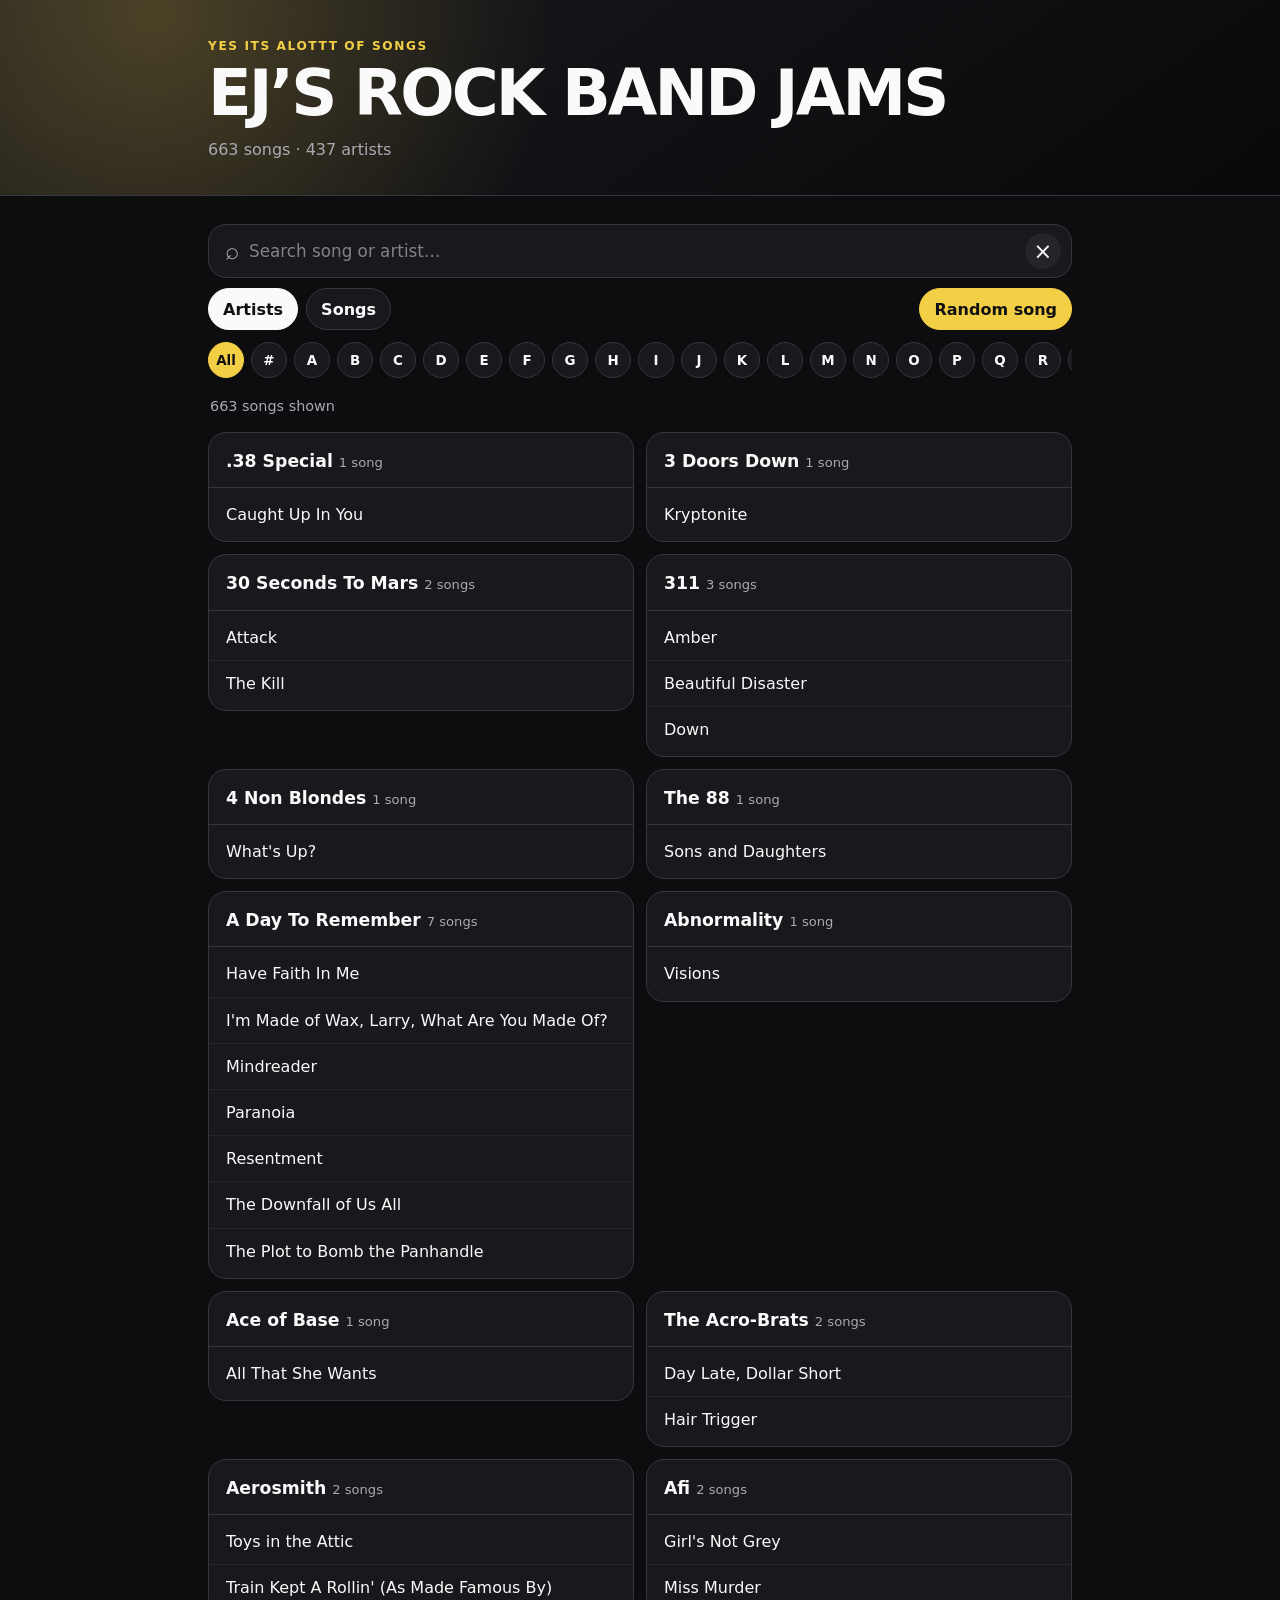
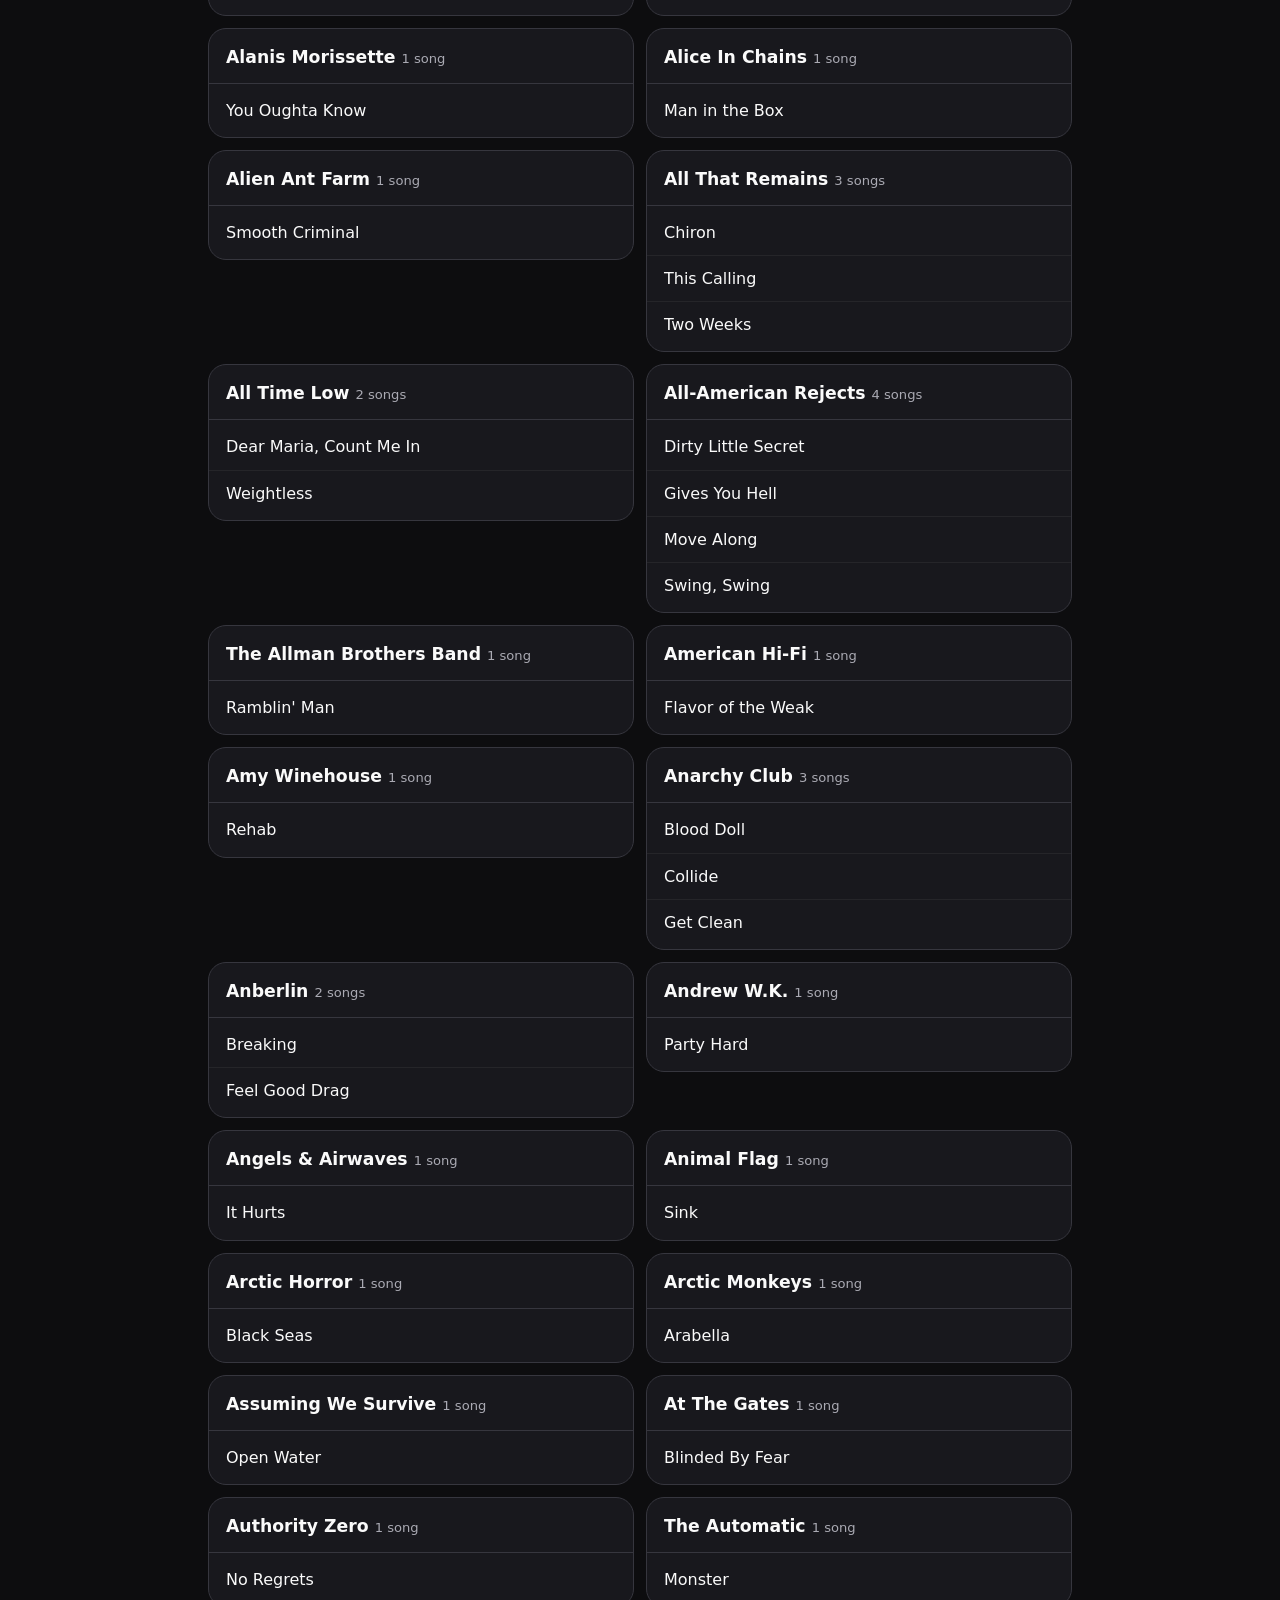
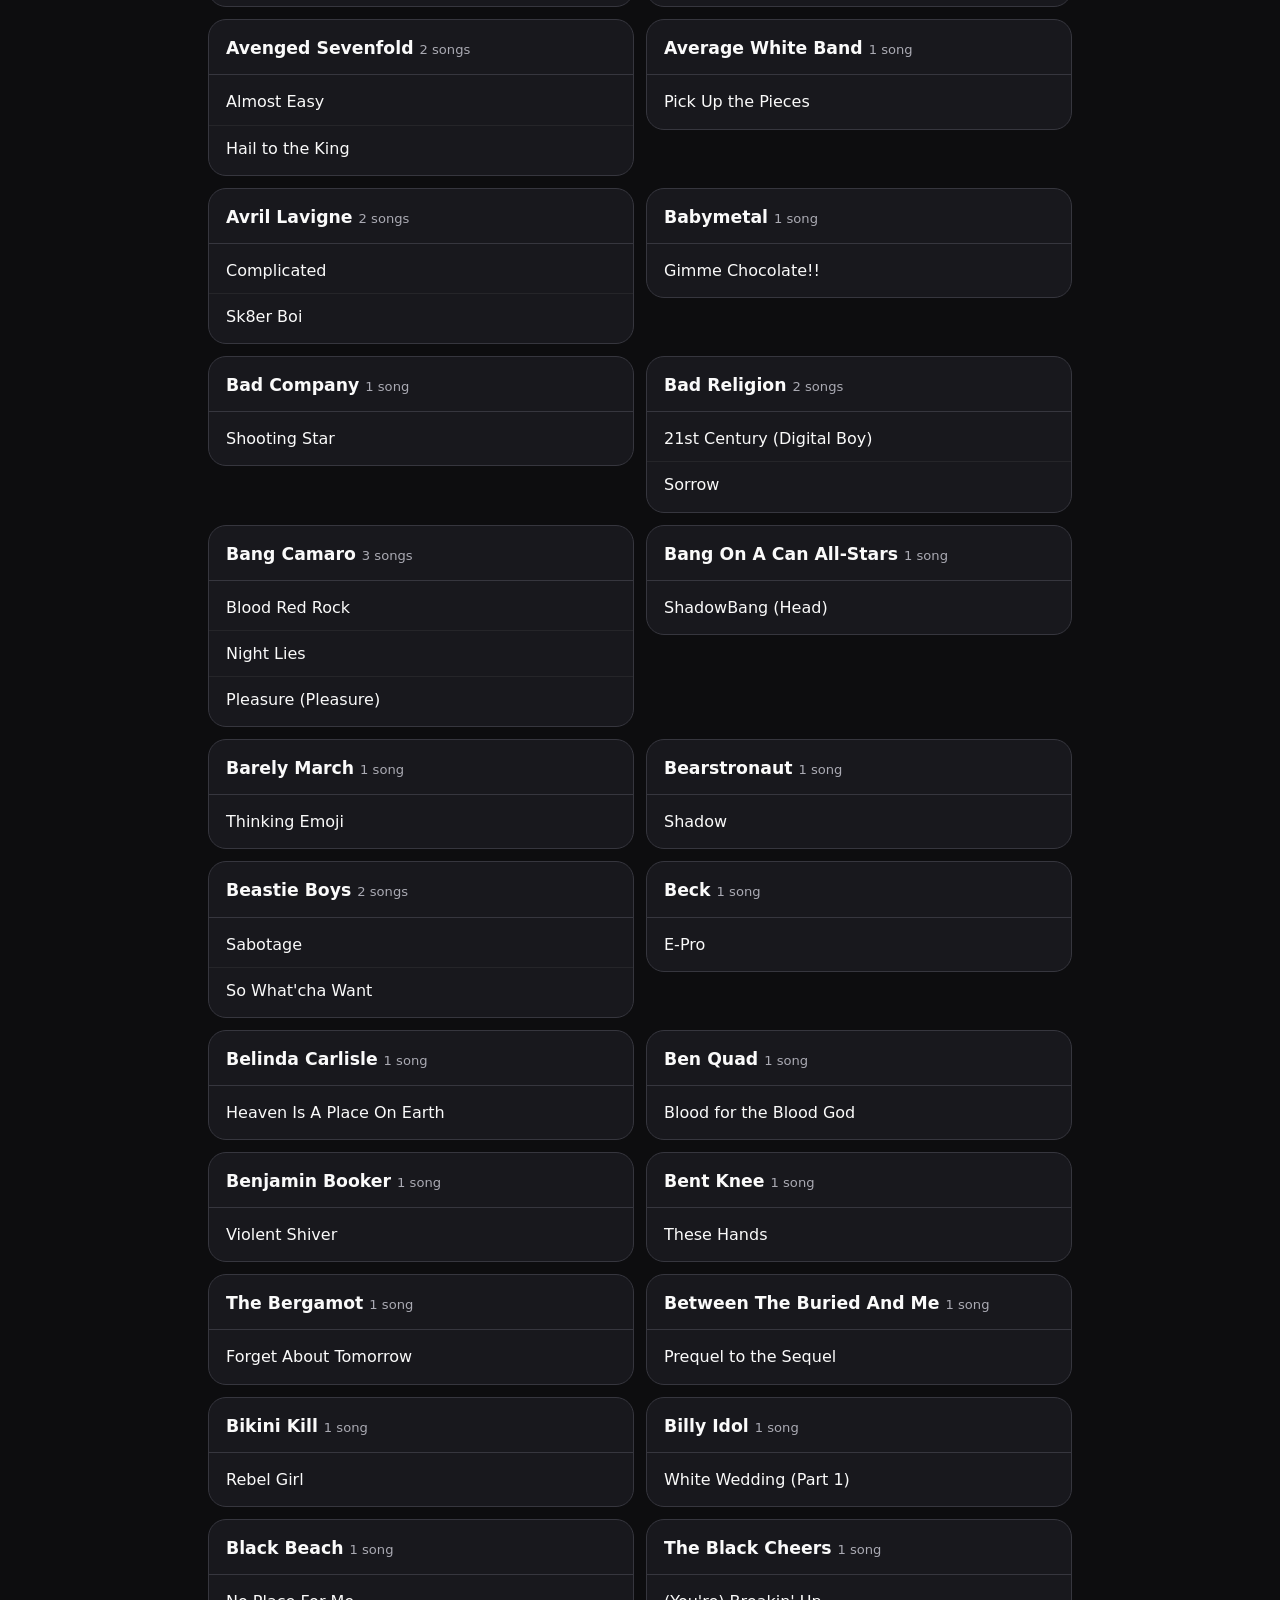
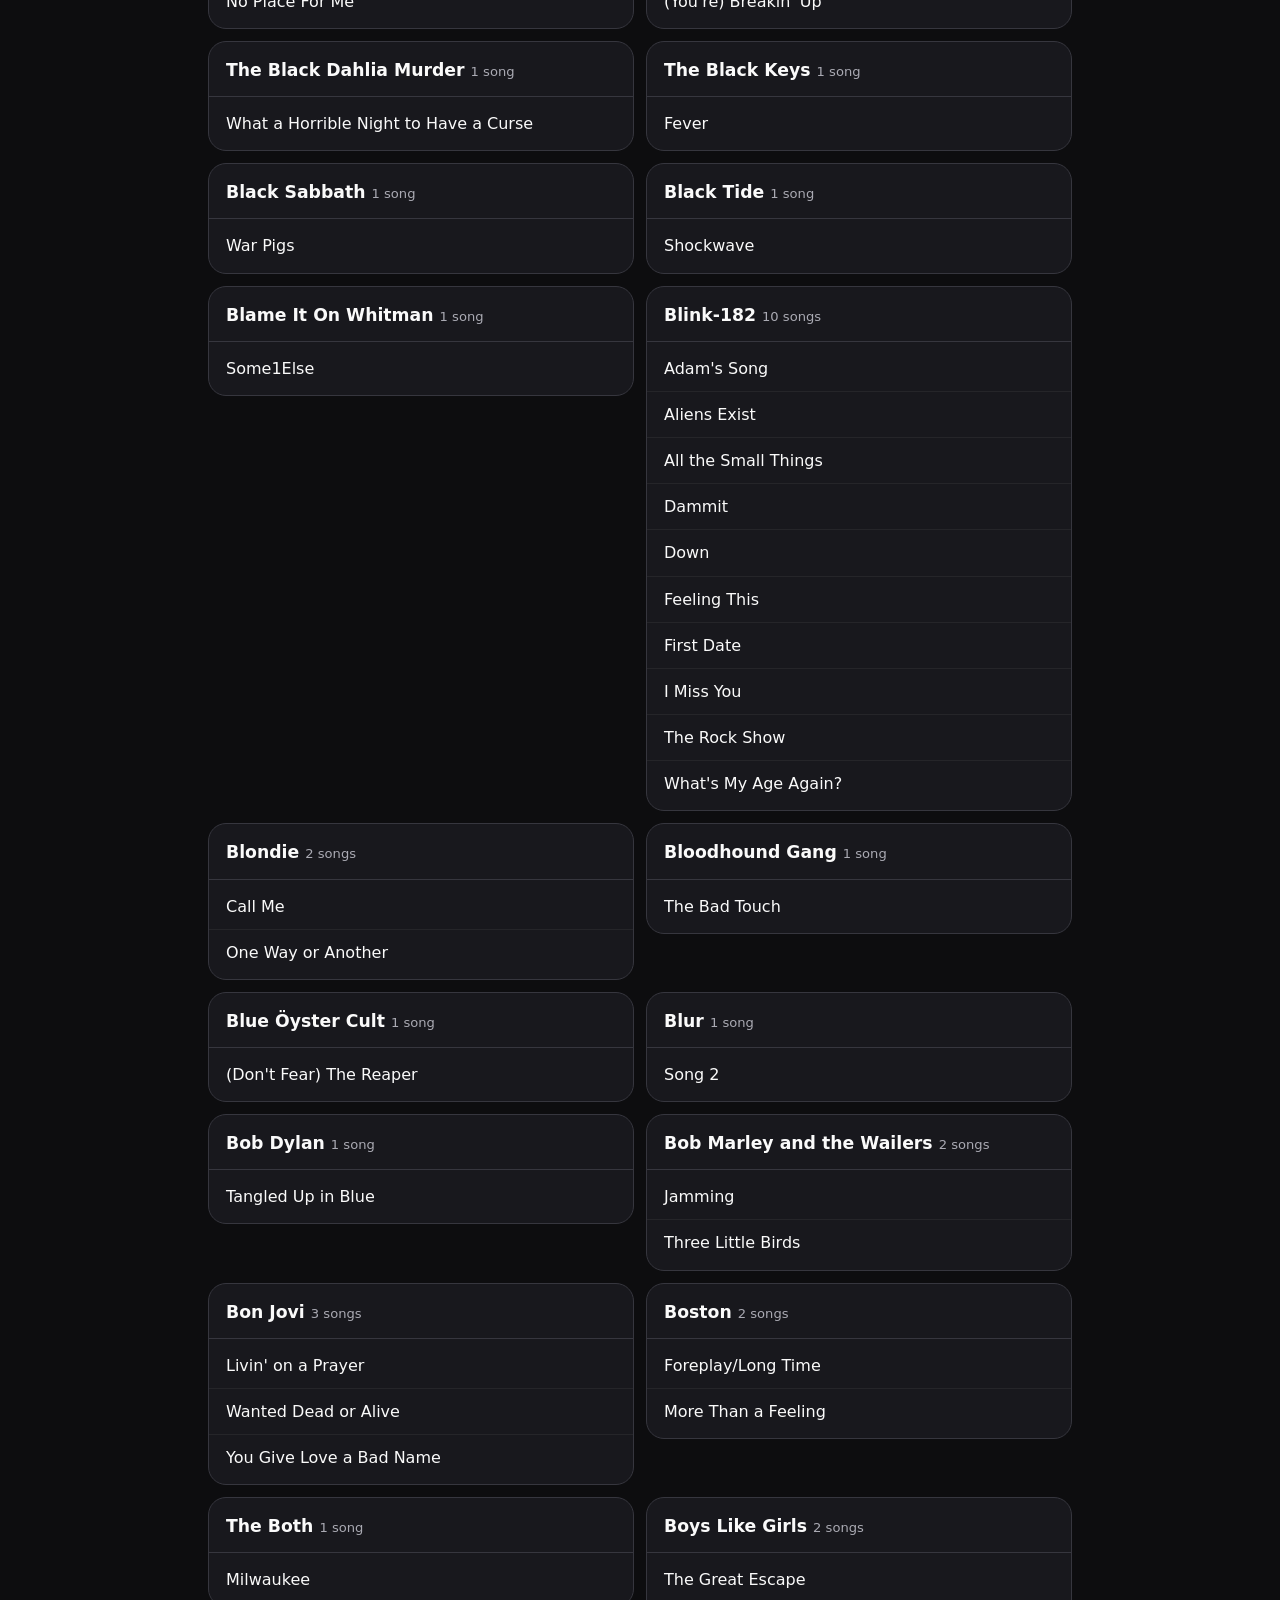
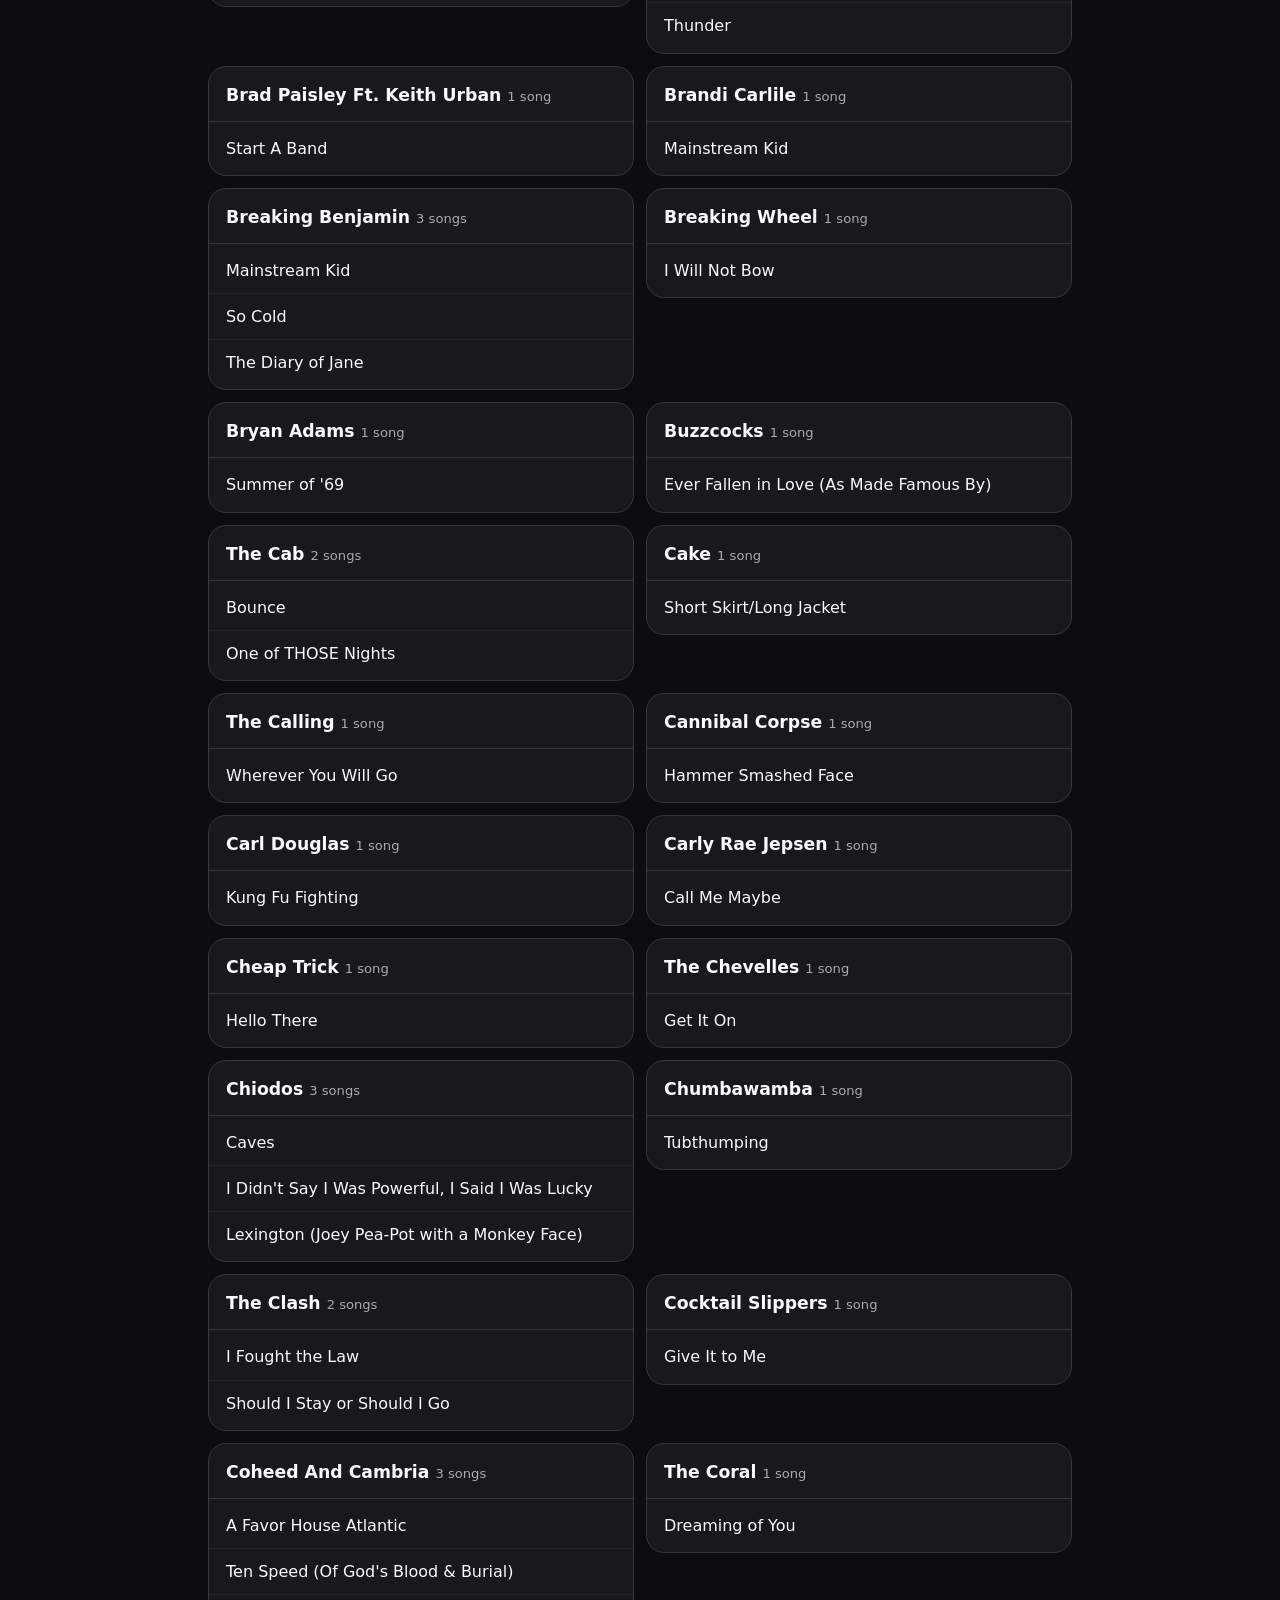
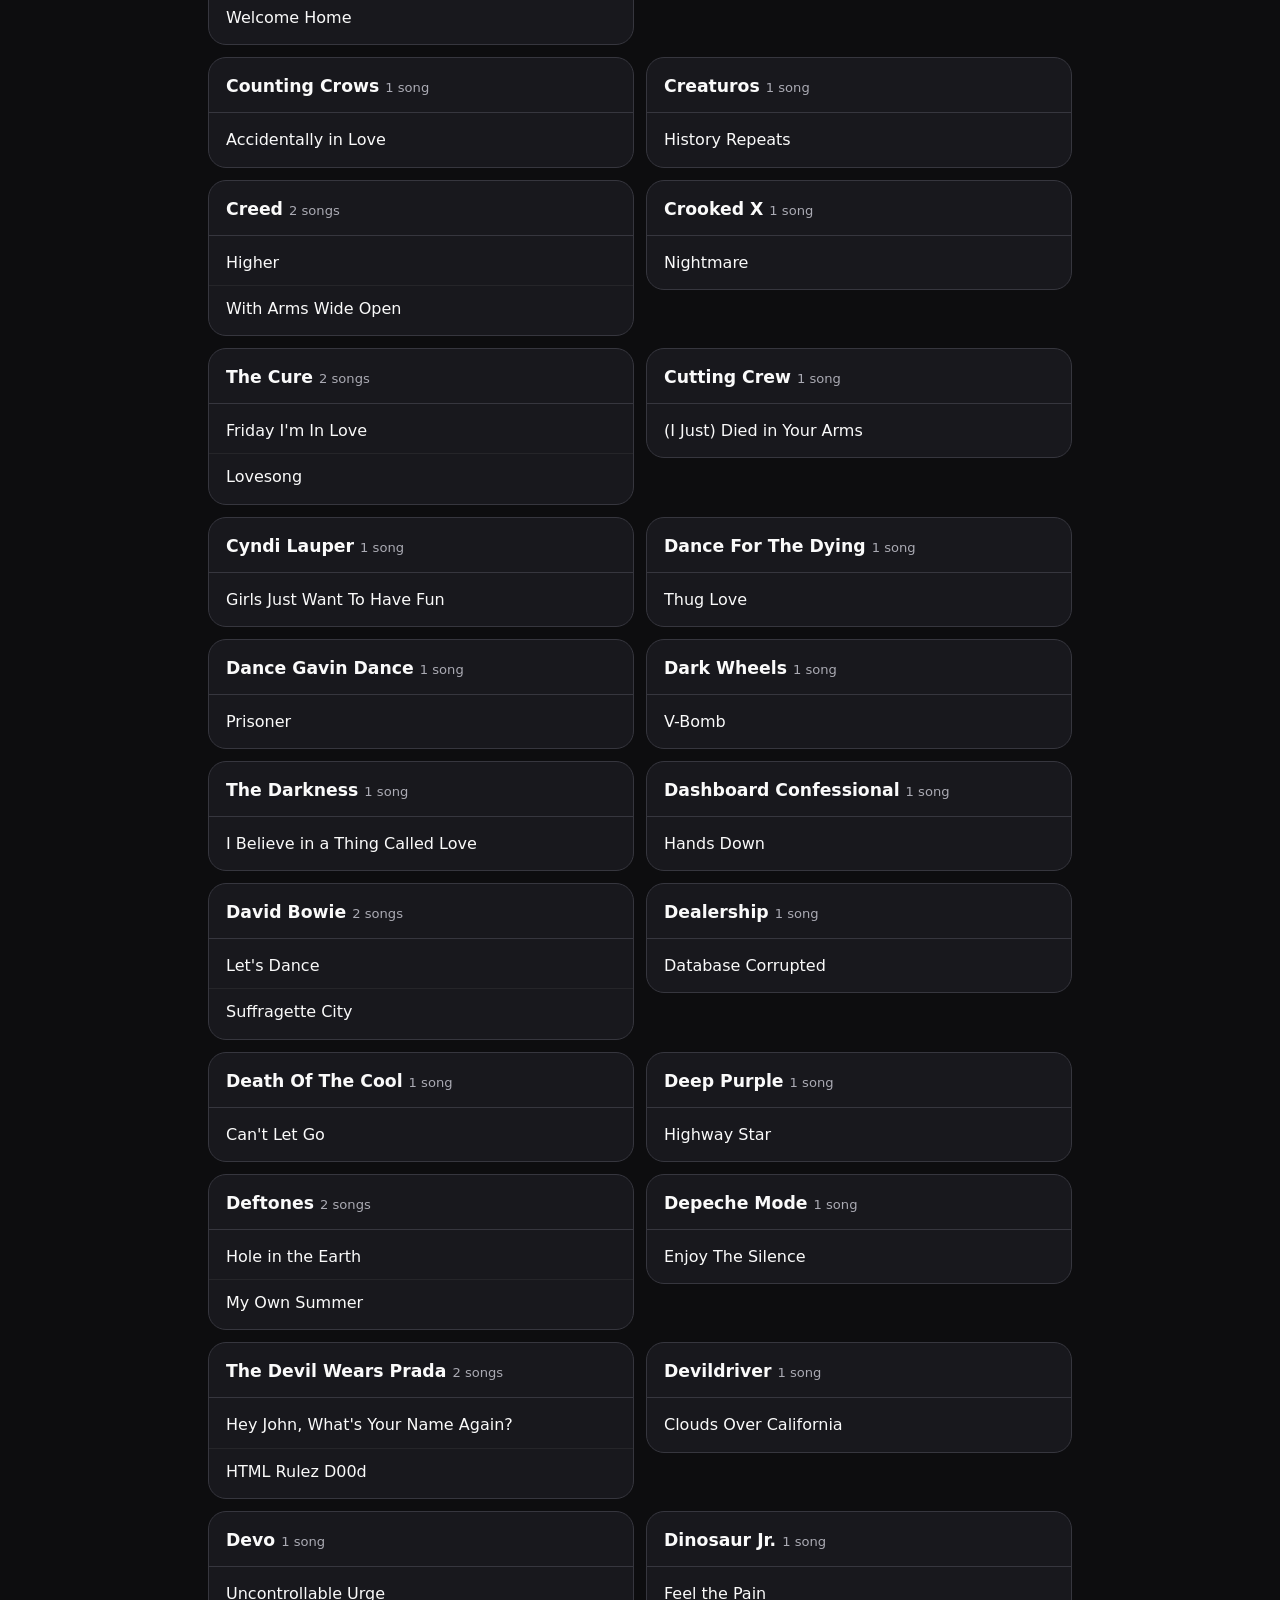
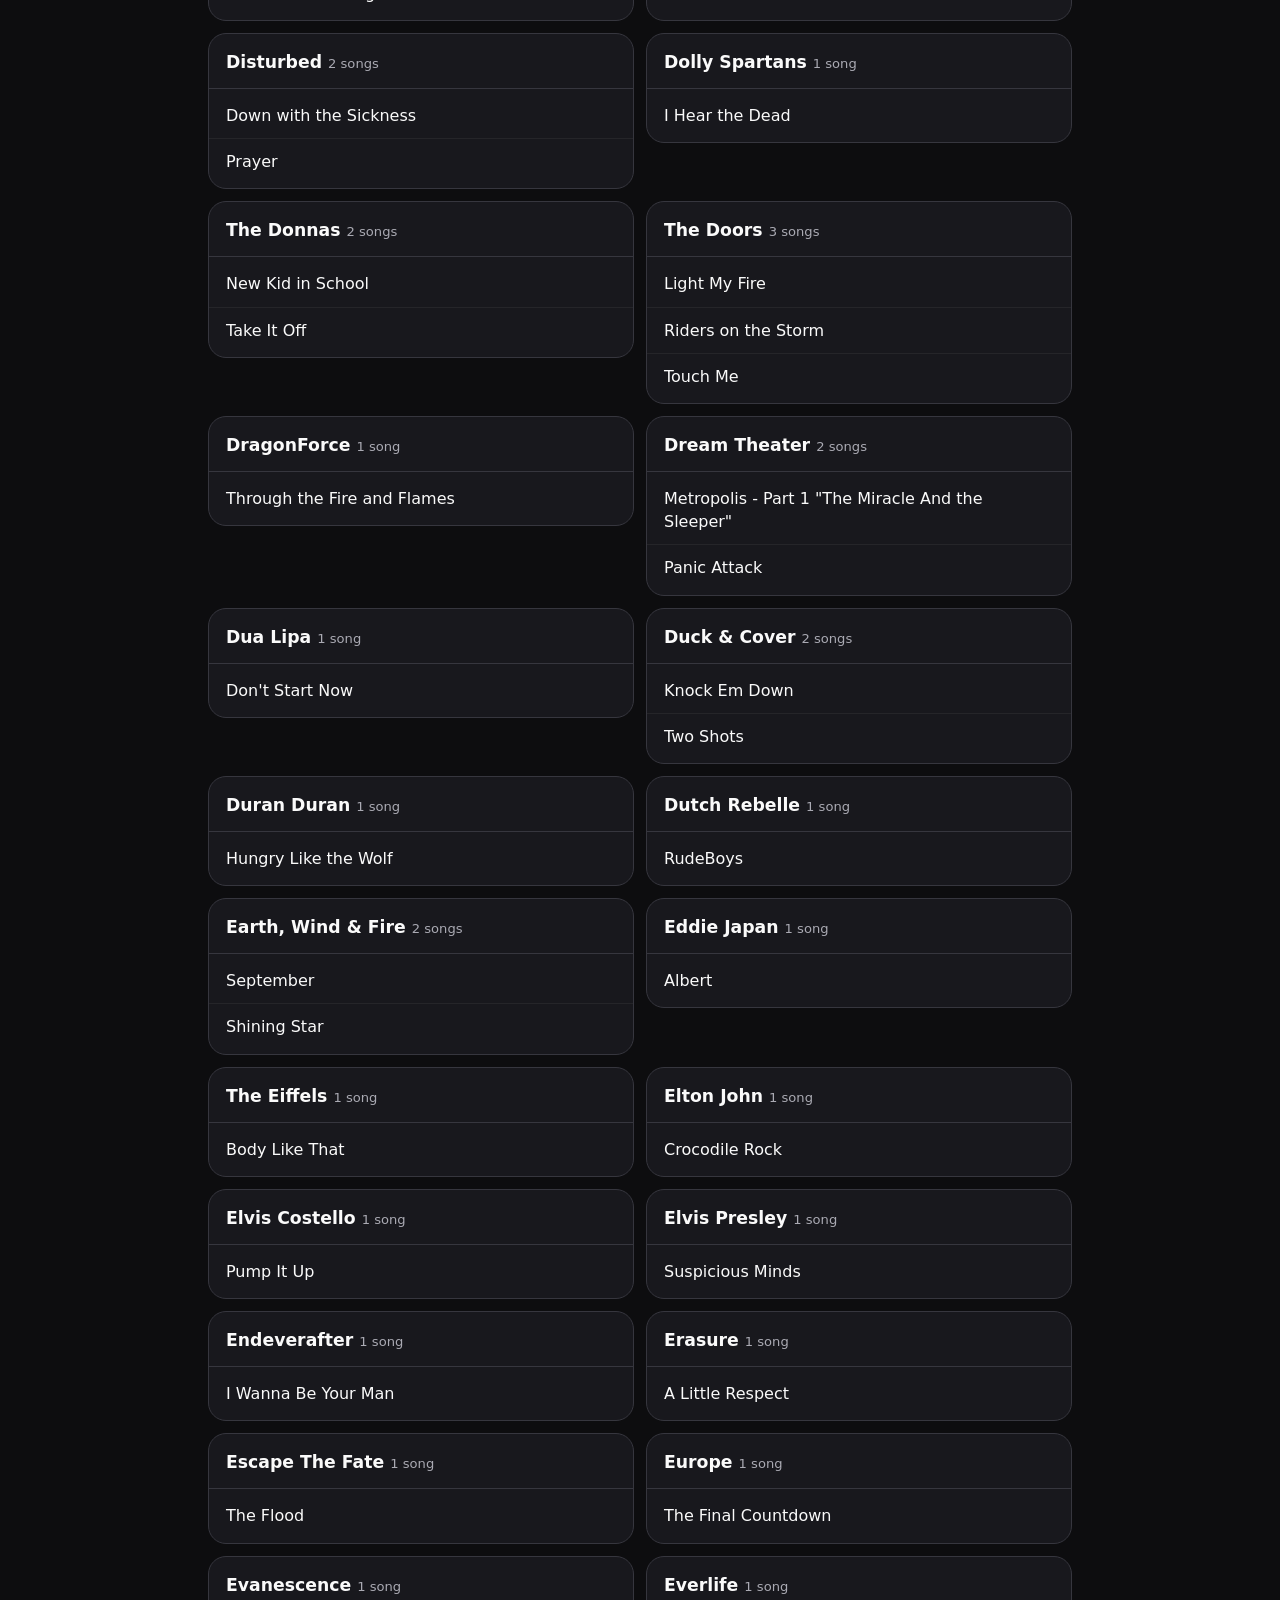
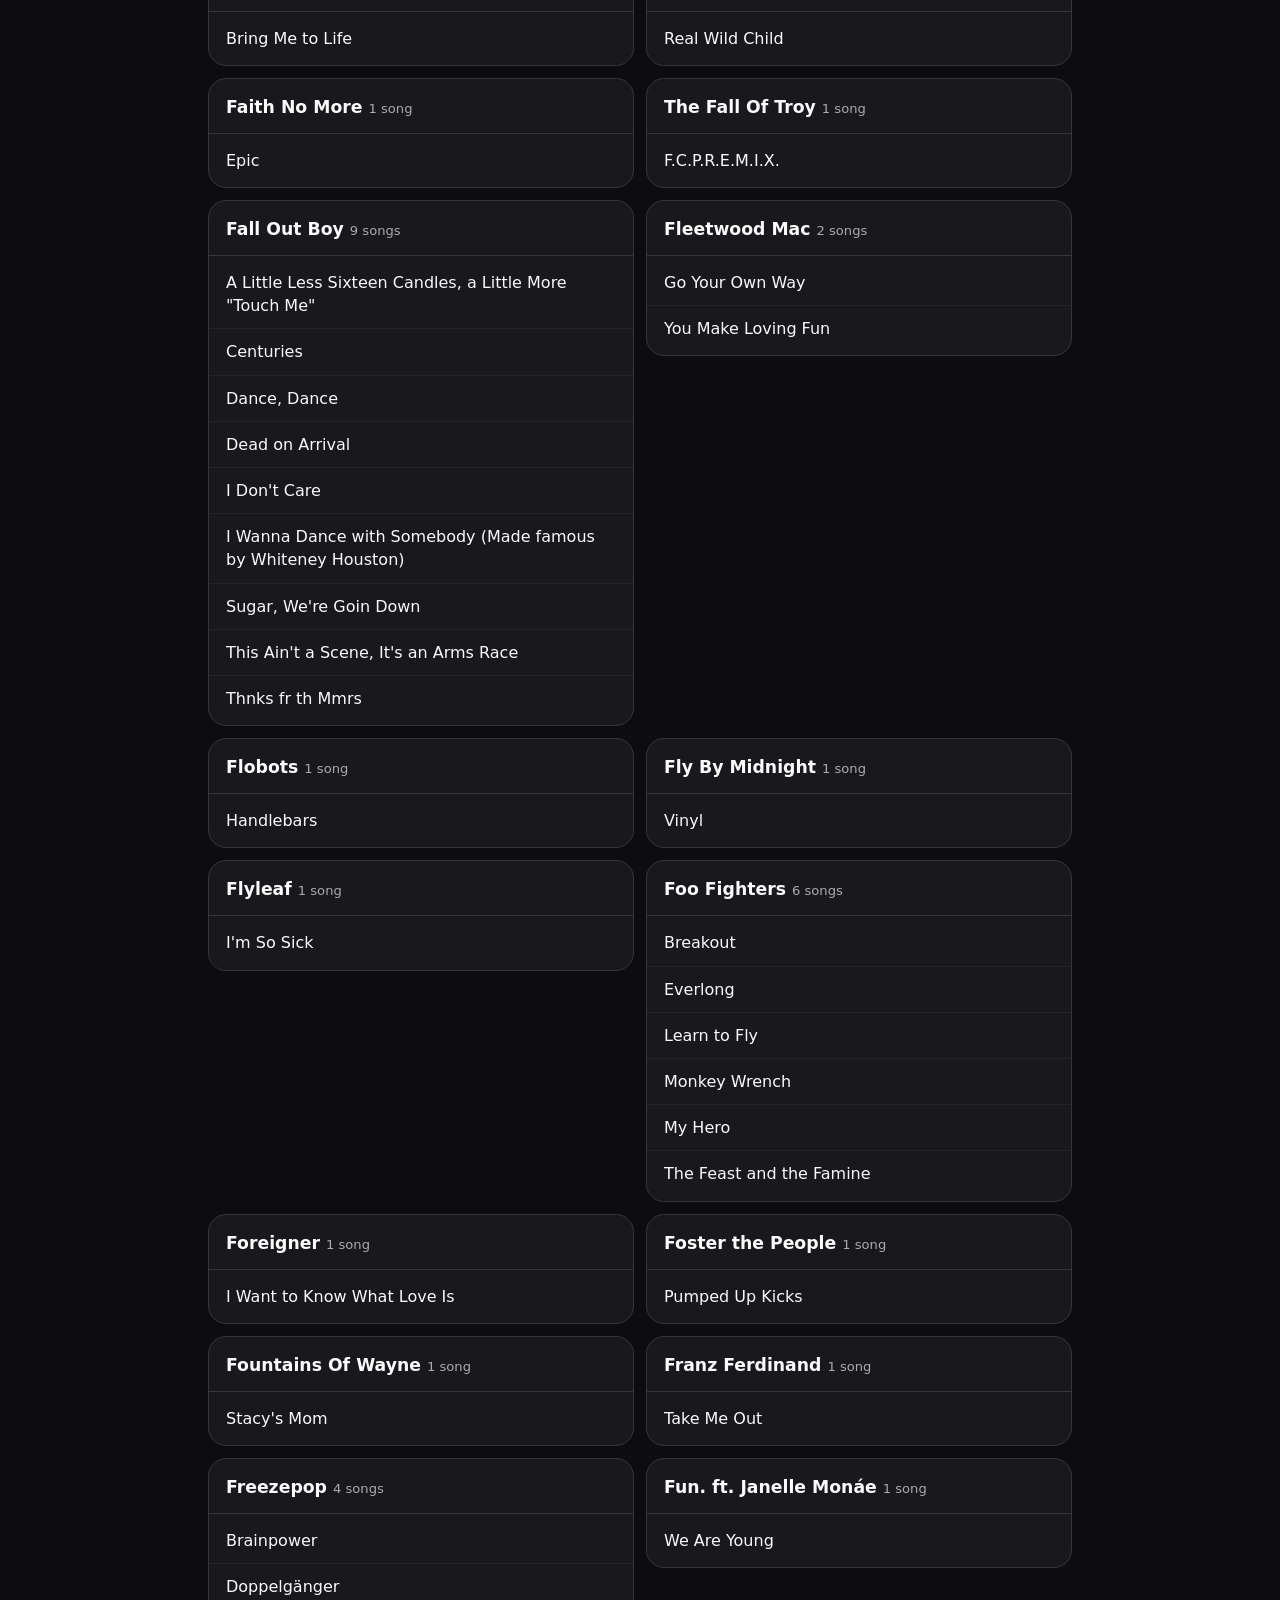
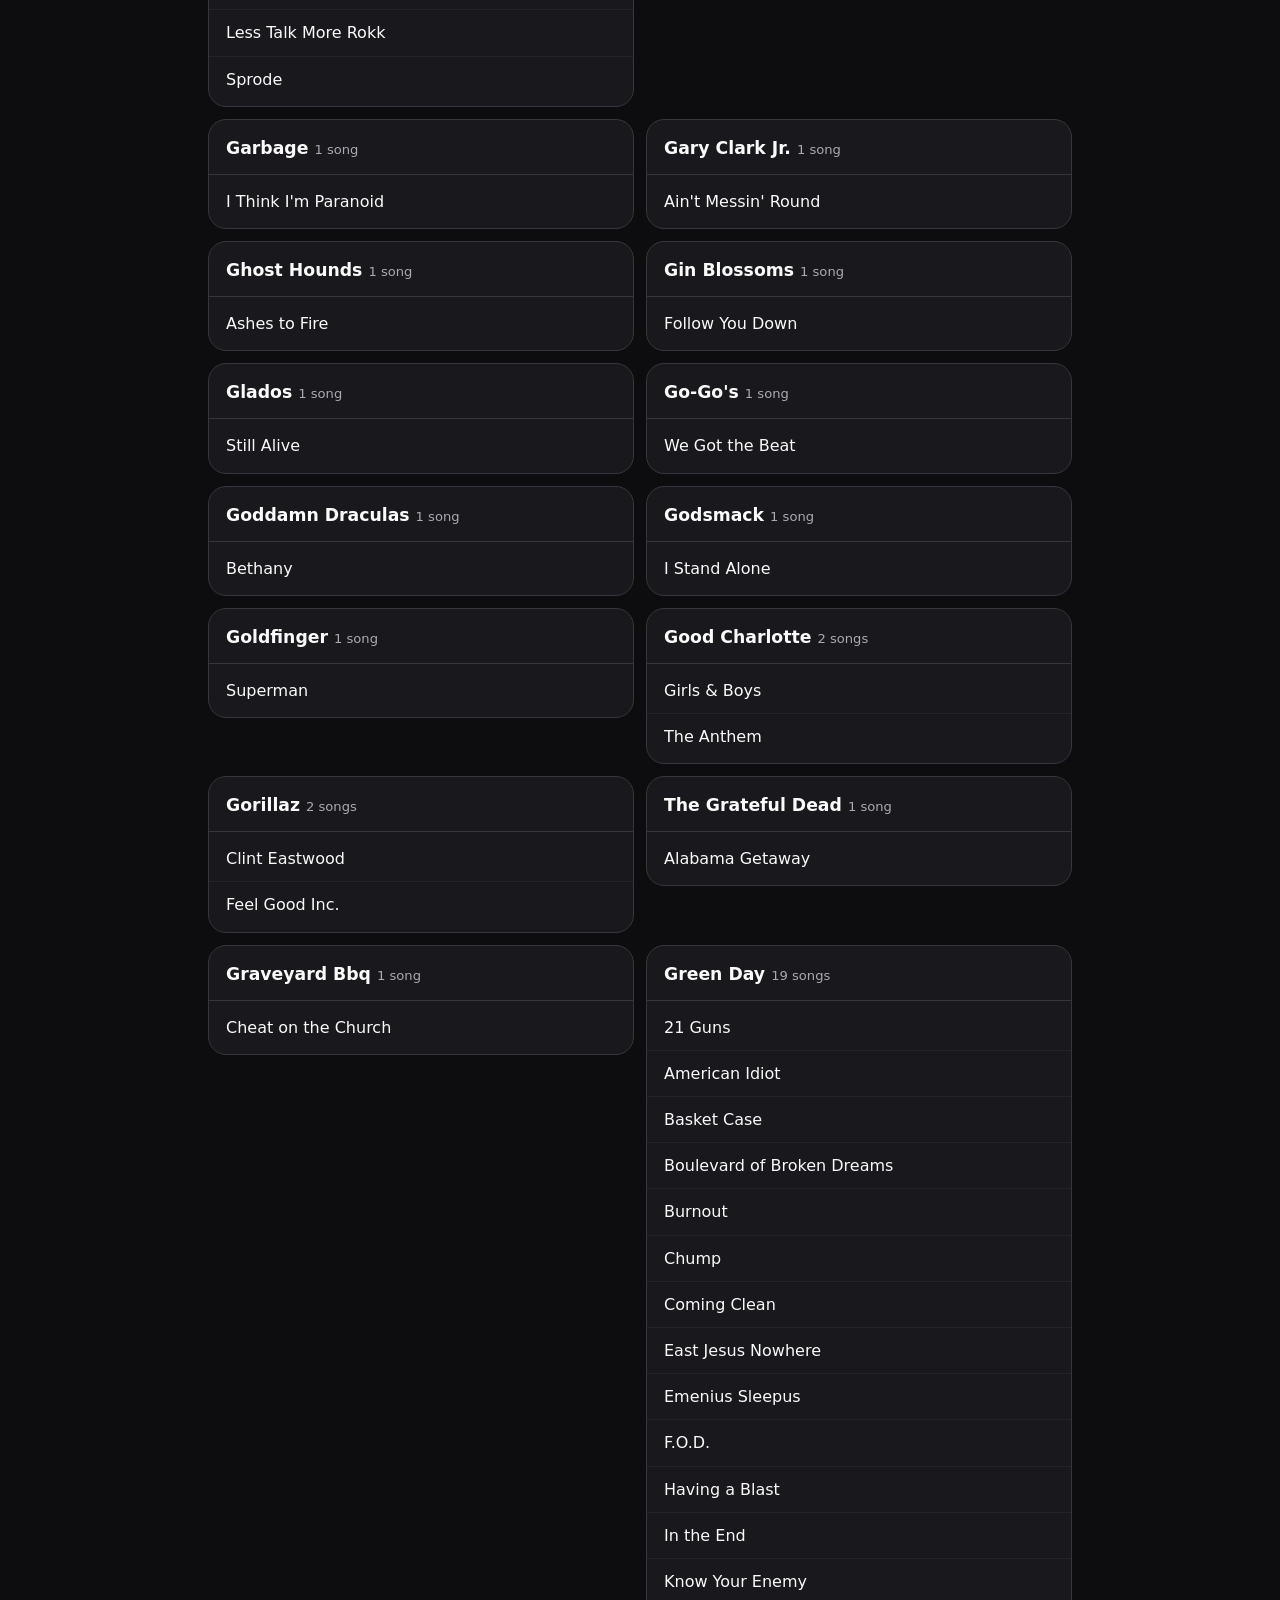
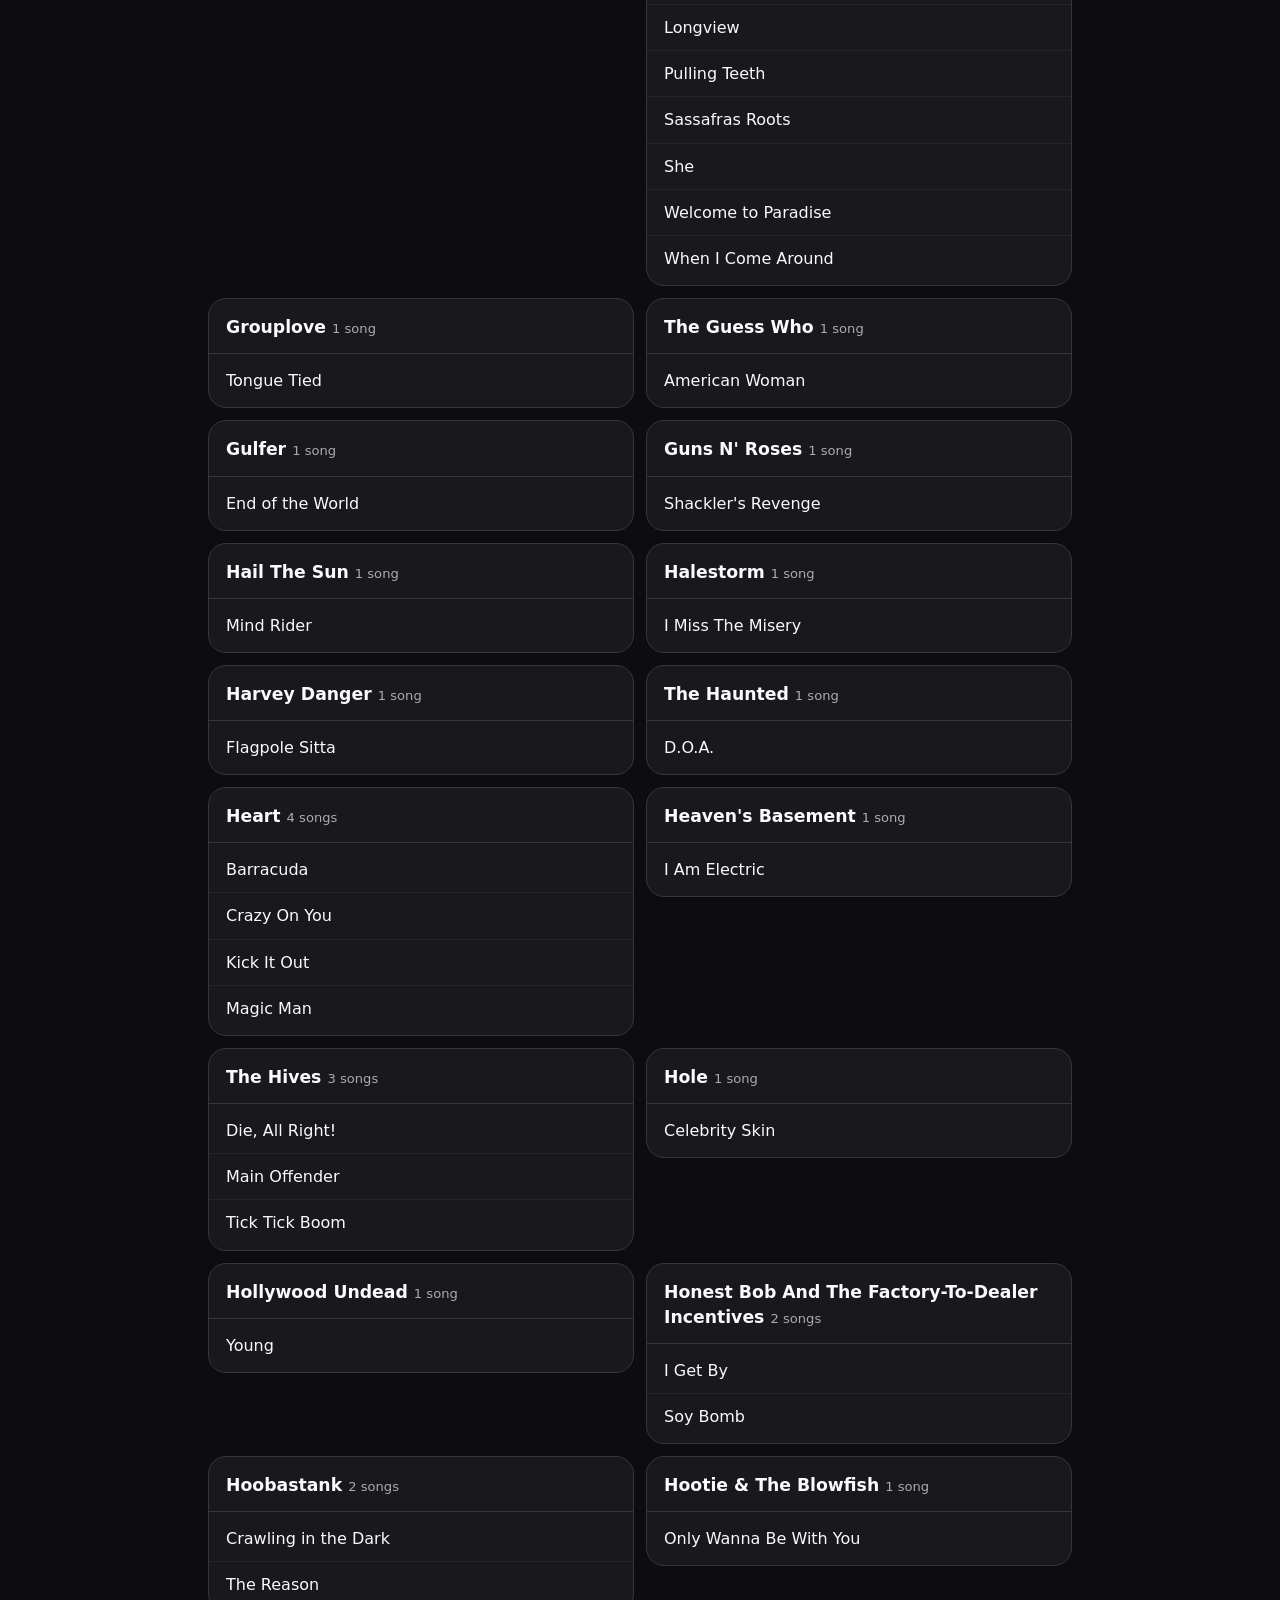
<file: index.html>
<!doctype html>
<html lang="en"><head><meta charset="utf-8"><meta name="viewport" content="width=device-width,initial-scale=1,viewport-fit=cover"><meta name="theme-color" content="#111111"><meta name="description" content="Search EJ’s Rock Band Jams by song or artist."><title>EJ’s Rock Band Jams</title><link rel="stylesheet" href="styles.css"></head>
<body><header class="hero"><div class="shell"><p class="eyebrow">YES ITS ALOTTT OF SONGS</p><h1>EJ’S ROCK BAND JAMS</h1><p class="subtitle"><span id="songCount">0</span> songs · <span id="artistCount">0</span> artists</p></div></header>
<main class="shell"><section class="controls"><div class="search"><span>⌕</span><input id="search" type="search" placeholder="Search song or artist…" aria-label="Search song or artist"><button id="clear" aria-label="Clear search">×</button></div><div class="toolbar"><button id="artists" class="active">Artists</button><button id="titles">Songs</button><button id="random">Random song</button></div><nav id="letters" aria-label="Browse by letter"></nav></section><p id="status" class="status"></p><section id="results" class="results"></section><section id="empty" class="empty" hidden><h2>No matches found</h2><p>Try a shorter title or artist name.</p></section></main><button id="top" class="top" aria-label="Back to top">↑</button><footer class="shell">Search by song or artist. Works on phones, tablets, and computers.</footer><script src="songs.js"></script><script src="app.js"></script></body></html>
</file>
<file: styles.css>
:root{--bg:#0d0d0f;--panel:#18181d;--panel2:#24242b;--text:#fafafa;--muted:#aaaab3;--line:#36363e;--accent:#f2cf45;color-scheme:dark}*{box-sizing:border-box}html{scroll-behavior:smooth}body{margin:0;background:var(--bg);color:var(--text);font:16px/1.45 system-ui,-apple-system,"Segoe UI",sans-serif}.shell{width:min(100%,900px);margin:auto;padding-left:max(18px,env(safe-area-inset-left));padding-right:max(18px,env(safe-area-inset-right))}.hero{border-bottom:1px solid var(--line);background:radial-gradient(circle at 12% 8%,rgba(242,207,69,.23),transparent 35%),linear-gradient(145deg,#1a1a1f,#09090b)}.hero .shell{padding-top:38px;padding-bottom:34px}.eyebrow{margin:0 0 7px;color:var(--accent);font-size:.76rem;font-weight:800;letter-spacing:.13em}h1{margin:0;font-size:clamp(2rem,8vw,4rem);line-height:.96;letter-spacing:-.045em}.subtitle{margin:14px 0 0;color:var(--muted)}main{padding-top:16px;padding-bottom:52px}.controls{position:sticky;top:0;z-index:5;padding:12px 0 10px;background:linear-gradient(var(--bg) 84%,transparent)}.search{display:grid;grid-template-columns:auto 1fr auto;gap:8px;align-items:center;min-height:54px;padding:0 10px 0 16px;border:1px solid var(--line);border-radius:18px;background:var(--panel)}.search:focus-within{border-color:var(--accent);box-shadow:0 0 0 3px rgba(242,207,69,.14)}.search span{font-size:1.5rem;color:var(--muted)}input{width:100%;min-width:0;border:0;outline:0;background:transparent;color:var(--text);font:inherit;font-size:1.05rem}input::placeholder{color:#81818a}button{font:inherit;cursor:pointer}.search button{width:36px;height:36px;border:0;border-radius:50%;background:var(--panel2);color:var(--text);font-size:1.4rem}.toolbar{display:flex;gap:8px;margin-top:10px}.toolbar button{min-height:42px;padding:0 14px;border:1px solid var(--line);border-radius:999px;background:var(--panel);color:var(--text);font-weight:750}.toolbar .active{background:var(--text);color:#111;border-color:var(--text)}#random{margin-left:auto;background:var(--accent);color:#111;border-color:var(--accent)}#letters{display:flex;gap:7px;overflow:auto;padding:12px 0 4px;scrollbar-width:none}#letters::-webkit-scrollbar{display:none}#letters button{flex:0 0 36px;height:36px;border:1px solid var(--line);border-radius:50%;background:var(--panel);color:var(--text);font-size:.84rem;font-weight:800}#letters .active{background:var(--accent);color:#111;border-color:var(--accent)}.status{min-height:24px;margin:4px 2px 12px;color:var(--muted);font-size:.9rem}.results{display:grid;gap:12px}.artist{overflow:hidden;border:1px solid var(--line);border-radius:18px;background:var(--panel)}.artist h2{margin:0;padding:16px 17px 13px;border-bottom:1px solid var(--line);font-size:1.08rem}.artist h2 span{color:var(--muted);font-size:.82rem;font-weight:500}.artist ul{list-style:none;margin:0;padding:4px 0}.artist li{padding:11px 17px;border-bottom:1px solid rgba(255,255,255,.055)}.artist li:last-child{border-bottom:0}.song{padding:14px 16px;border:1px solid var(--line);border-radius:14px;background:var(--panel)}.song strong{display:block}.song small{color:var(--muted)}mark{padding:0 2px;border-radius:4px;background:var(--accent);color:#111}.empty{text-align:center;padding:48px 20px;color:var(--muted)}.empty h2{color:var(--text)}.top{position:fixed;right:max(16px,env(safe-area-inset-right));bottom:max(16px,env(safe-area-inset-bottom));width:48px;height:48px;border:0;border-radius:50%;background:var(--accent);color:#111;font-size:1.35rem;font-weight:900;opacity:0;pointer-events:none;transform:translateY(8px);transition:.2s;box-shadow:0 10px 30px rgba(0,0,0,.35)}.top.show{opacity:1;pointer-events:auto;transform:none}footer{padding-bottom:42px;color:var(--muted);text-align:center;font-size:.85rem}@media(min-width:680px){.results.artist-view,.results.song-view{grid-template-columns:1fr 1fr;align-items:start}}@media(prefers-reduced-motion:reduce){html{scroll-behavior:auto}*{transition:none!important}}
</file>
